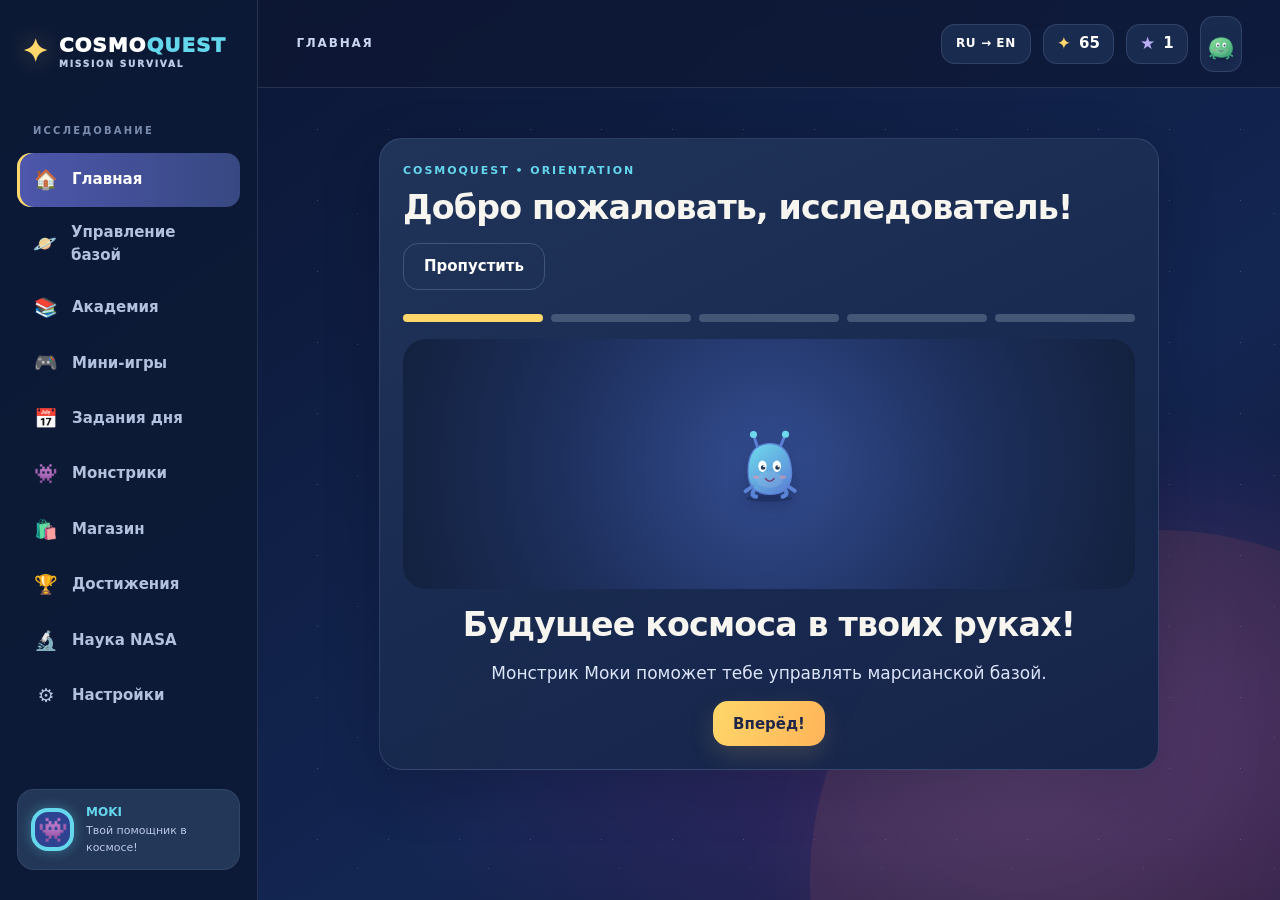
<file: index.html>
<!DOCTYPE html>
<html lang="ru">
<head>
  <meta charset="UTF-8">
  <meta name="viewport" content="width=device-width,initial-scale=1,viewport-fit=cover">
  <meta name="theme-color" content="#0B1533">
  <meta name="description" content="COSMOQUEST — интерактивная 2D космическая игра для детей: управляй марсианской базой, учись, играй и исследуй науку NASA.">
  <title>COSMOQUEST — Mission Survival</title>
  <link rel="stylesheet" href="styles.css">
  <script src="app.js" defer></script>
</head>
<body>
  <div class="space-decor" aria-hidden="true"><div class="starfield s1"></div><div class="starfield s2"></div><div class="planet-bg"></div></div>
  <div class="shell">
    <aside class="sidebar" id="sidebar" aria-label="Main navigation">
      <button type="button" class="brand" data-nav="home" aria-label="COSMOQUEST Home"><span class="brand-symbol">✦</span><span>COSMO<span class="brand-tail">QUEST</span><small>MISSION SURVIVAL</small></span></button>
      <div class="sidebar-group"><span class="nav-title" data-i18n="nav.explore">ИССЛЕДОВАНИЕ</span><nav id="main-nav"></nav></div>
      <div class="sidebar-footer"><div class="robot-mini" aria-hidden="true">👾</div><div><strong id="nav-helper-name">MOKI</strong><small id="nav-tip">Твой помощник в космосе!</small></div></div>
    </aside>
    <div class="workspace">
      <header class="topbar">
        <div class="mobile-brand"><span class="brand-symbol">✦</span><strong>COSMOQUEST</strong></div>
        <div class="top-location" id="top-location">КОСМИЧЕСКИЙ ЦЕНТР</div>
        <div class="top-actions">
          <button class="language-toggle" id="lang-button" type="button" aria-label="Switch language">RU <span>↔</span> EN</button>
          <div class="top-stat" title="Cosmo Coins"><span class="stat-icon gold">✦</span><b id="top-coins">0</b></div>
          <div class="top-stat level-stat"><span class="stat-icon purple">★</span><b id="top-level">1</b></div>
          <button type="button" class="avatar-top" id="top-avatar" data-nav="avatar" aria-label="Monster profile">👾</button>
        </div>
      </header>
      <main class="main-stage" id="main" tabindex="-1"><noscript>Для игры нужно включить JavaScript. JavaScript is required to play.</noscript></main>
    </div>
  </div>
  <nav class="bottom-nav" id="bottom-nav" aria-label="Mobile navigation"></nav>
  <div id="toast" class="toast-region" role="status" aria-live="polite" aria-atomic="true"></div>
  <div id="modal" class="modal-root"></div>
</body>
</html>
</file>
<file: styles.css>
:root{--bg:#0b1533;--bg2:#132757;--card:#18294b;--card2:#203558;--nav:#111e3c;--purple:#7869da;--yellow:#ffd76a;--orange:#f38a63;--cyan:#65d7ec;--green:#65d9a2;--pink:#ff9cb9;--text:#f7f5ef;--muted:#bbc8e6;--border:rgba(187,203,245,.14);--shadow:0 18px 56px rgba(1,7,24,.22);--r:23px;--font:system-ui,-apple-system,'Segoe UI',Arial,sans-serif}
*{box-sizing:border-box}html{min-width:320px;scroll-behavior:smooth}body{margin:0;background:var(--bg);color:var(--text);font-family:var(--font);font-size:15px;line-height:1.55;overflow-x:hidden}button,input,select,textarea{font:inherit}button{cursor:pointer}button:disabled{cursor:not-allowed;opacity:.52}a{color:var(--cyan)}button:focus-visible,input:focus-visible,select:focus-visible,a:focus-visible,[tabindex]:focus-visible{outline:3px solid var(--yellow);outline-offset:3px}p{margin:0 0 12px}h1,h2,h3,h4{margin:0;line-height:1.17;letter-spacing:-.025em}h1{font-size:clamp(31px,4vw,55px);font-weight:900}h2{font-size:clamp(24px,2.6vw,34px)}h3{font-size:20px}small,.small{font-size:12px}svg{max-width:100%}img{max-width:100%}hr{border:0;border-top:1px solid var(--border);margin:20px 0}.muted{color:var(--muted)}.eyebrow{font-size:11px;font-weight:850;letter-spacing:.18em;text-transform:uppercase;color:var(--cyan);margin-bottom:10px}.lead{font-size:17px;color:#dce5fb;max-width:600px}.space-decor{position:fixed;inset:0;z-index:-1;overflow:hidden;pointer-events:none;background:radial-gradient(ellipse 60% 43% at 82% 83%,#3c2a6d 0,transparent 88%),linear-gradient(145deg,#0a1431,#132652 65%,#141735)}.starfield{position:absolute;inset:-100%;background-image:radial-gradient(#dbeaff .8px,transparent 1px);background-size:71px 71px;opacity:.22;animation:drift 115s linear infinite}.s2{background-size:131px 131px;opacity:.17;animation-duration:160s;animation-direction:reverse}.planet-bg{position:absolute;bottom:-330px;right:-230px;width:700px;height:700px;border-radius:50%;background:radial-gradient(circle at 30% 27%,#efac7f,#b75c56 36%,#662f52 67%,#401e3c 80%);opacity:.17;box-shadow:0 0 90px #f38a6348}.shell{min-height:100vh;display:grid;grid-template-columns:258px minmax(0,1fr);max-width:1900px;margin:auto}.sidebar{background:rgba(13,26,54,.93);border-right:1px solid var(--border);padding:30px 17px;display:flex;flex-direction:column;gap:48px;min-height:100vh;position:sticky;top:0;height:100vh;overflow-y:auto}.brand{display:flex;align-items:center;gap:10px;padding:5px;background:none;border:0;color:white;text-align:left;font-weight:1000;line-height:1.02;letter-spacing:.045em;font-size:20px}.brand-symbol{font-size:31px;color:var(--yellow);filter:drop-shadow(0 0 12px #ffd76a5e)}.brand-tail{color:var(--cyan)}.brand small{display:block;letter-spacing:.2em;font-size:9px;color:var(--muted);margin-top:5px}.nav-title{display:block;color:#798cae;font-size:10px;font-weight:800;letter-spacing:.22em;padding:0 16px;margin:0 0 15px}.nav-button{border:0;background:transparent;color:#b2c1dd;display:flex;align-items:center;gap:13px;width:100%;text-align:left;padding:12px 16px;border-radius:14px;font-weight:700;margin:2px 0;transition:.2s}.nav-button .nav-emoji{font-size:19px;width:26px;text-align:center}.nav-button:hover{background:#22385f;color:white}.nav-button.active{background:linear-gradient(90deg,#4e57ac,#374881);color:white;box-shadow:inset 3px 0 var(--yellow)}.sidebar-footer{margin-top:auto;display:flex;gap:12px;align-items:center;background:#233758;border:1px solid #53638a55;border-radius:17px;padding:13px}.sidebar-footer strong{font-size:12px;color:var(--cyan);display:block}.sidebar-footer small{font-size:11px;display:block;color:var(--muted)}.robot-mini{width:43px;height:43px;flex:0 0 43px;border:4px solid var(--cyan);display:grid;place-items:center;border-radius:17px;background:#2d4291;color:#bfefff;font-size:24px;box-shadow:0 0 13px #65d7ec5c}.workspace{min-width:0}.topbar{height:88px;padding:0 clamp(21px,3vw,48px);display:flex;align-items:center;justify-content:space-between;gap:18px;border-bottom:1px solid var(--border);background:rgba(14,24,51,.65);backdrop-filter:blur(12px);position:sticky;top:0;z-index:10}.top-location{font-size:12px;letter-spacing:.15em;font-weight:850;color:#c9d6f0}.top-actions{display:flex;align-items:center;gap:12px}.language-toggle,.top-stat,.avatar-top{border:1px solid var(--border);background:#1a2b50;color:#fff;min-height:40px;border-radius:14px}.language-toggle{padding:0 14px;font-size:12px;font-weight:900;letter-spacing:.05em}.language-toggle span{color:var(--yellow);padding:0 5px}.top-stat{display:flex;align-items:center;gap:8px;padding:0 13px;font-variant-numeric:tabular-nums}.stat-icon{font-size:17px}.gold{color:var(--yellow)}.purple{color:#bbacf6}.avatar-top{width:42px;font-size:22px}.mobile-brand,.bottom-nav{display:none}.main-stage{width:min(100%,1380px);margin:0 auto;padding:clamp(22px,3vw,44px);min-height:calc(100vh - 88px)}.section-head{display:flex;justify-content:space-between;align-items:end;gap:15px;flex-wrap:wrap;margin-bottom:24px}.section-head p{color:var(--muted);margin:6px 0 0}.kicker{font-size:11px;letter-spacing:.14em;font-weight:900;text-transform:uppercase;color:var(--cyan);margin-bottom:7px}.btn{border:0;display:inline-flex;align-items:center;justify-content:center;gap:9px;border-radius:15px;padding:13px 20px;font-weight:850;min-height:45px;line-height:1.25;color:#fff;transition:transform .18s,filter .18s,background .18s;text-decoration:none}.btn:hover:not(:disabled){transform:translateY(-2px);filter:brightness(1.1)}.btn:active:not(:disabled){transform:scale(.98)}.btn-primary{background:linear-gradient(110deg,#ffd76a,#ffb459);color:#202648;box-shadow:0 9px 25px #ffd76a26}.btn-cyan{background:linear-gradient(120deg,#67dcef,#43a8dd);color:#092743}.btn-purple{background:linear-gradient(120deg,#776adc,#555db5)}.btn-outline{background:#23385e;color:white;border:1px solid #52668e}.btn-ghost{background:transparent;border:1px solid #687ca077}.btn-danger{background:#8d3c5d}.btn-small{padding:9px 14px;min-height:38px;font-size:13px;border-radius:11px}.btn-wide{width:100%}.btn-row{display:flex;gap:10px;flex-wrap:wrap}.card{background:linear-gradient(155deg,rgba(34,53,91,.95),rgba(19,35,71,.96));border:1px solid var(--border);border-radius:var(--r);box-shadow:var(--shadow);padding:23px;min-width:0}.card.flat{box-shadow:none}.card-hl{background:linear-gradient(135deg,#2c4175,#1a355c 68%,#1b5272);border-color:#687eb43c}.card-label{font-size:11px;font-weight:900;letter-spacing:.12em;text-transform:uppercase;color:var(--cyan)}.card h3{margin:6px 0 11px}.grid{display:grid;gap:18px}.grid-2{grid-template-columns:repeat(2,minmax(0,1fr))}.grid-3{grid-template-columns:repeat(3,minmax(0,1fr))}.grid-4{grid-template-columns:repeat(4,minmax(0,1fr))}.flex{display:flex;gap:12px;align-items:center}.between{justify-content:space-between}.wrap{flex-wrap:wrap}.grow{flex:1}.stats-strip{display:grid;grid-template-columns:repeat(3,minmax(0,1fr));gap:12px}.resource{background:#142644;border:1px solid #59749d55;padding:13px;border-radius:17px}.resource-head{display:flex;gap:7px;align-items:center;justify-content:space-between;margin-bottom:8px;font-size:12px;font-weight:800}.progress{height:10px;background:#0c1732;border-radius:100px;overflow:hidden;border:1px solid #61749d45}.progress>i{display:block;height:100%;width:var(--pct,0%);border-radius:100px;background:var(--fill,var(--green));transition:width .5s}.energy{--fill:var(--yellow)}.oxygen{--fill:var(--cyan)}.safety{--fill:var(--green)}.chip{display:inline-flex;align-items:center;gap:6px;border:1px solid #6273996b;border-radius:100px;padding:5px 11px;font-size:11px;font-weight:900;background:#1e3154}.chip.blue{border-color:#65d7ec55;color:#9aeaff}.chip.gold{border-color:#ffd76a55;color:#ffe5a1}.chip.green{border-color:#65d9a255;color:#a8f5d0}.chip.pink{border-color:#ff9cb955;color:#ffb8cc}.micro{font-size:11px;color:#aebfe1}.hero{display:grid;grid-template-columns:1fr minmax(330px,1.06fr);gap:14px;align-items:center;background:linear-gradient(115deg,rgba(30,49,95,.98),rgba(29,47,87,.92) 61%,rgba(61,57,127,.7));border:1px solid #8690c735;border-radius:30px;padding:clamp(24px,3.5vw,42px);min-height:450px;position:relative;overflow:hidden}.hero:before{content:'';position:absolute;border-radius:50%;width:470px;height:470px;right:-110px;bottom:-300px;background:radial-gradient(circle at 30% 25%,#c9816a,#ab4d55,#6a345b);opacity:.45}.hero-copy{position:relative;z-index:1}.hero h1 span{color:var(--yellow)}.hero .lead{margin:18px 0 25px}.hero-art{position:relative;min-height:340px;display:grid;place-items:center}.mars-scene{position:relative;width:100%;max-width:645px;min-height:280px;overflow:hidden;border-radius:23px;background:radial-gradient(circle at 18% 20%,#374b8f 0,transparent 38%),linear-gradient(180deg,#101a3b,#273568 65%,#6d455e 66%,#9c5b56 100%)}.mars-scene svg{width:100%;height:auto;display:block;overflow:visible}.mars-scene.compact{min-height:220px}.scene-hit{cursor:pointer;transition:filter .2s}.scene-hit:hover{filter:drop-shadow(0 0 10px #fff8b7)}.home-scene{width:100%;transform:translateY(13px);filter:drop-shadow(0 14px 16px #0b122660)}.home-side{display:grid;grid-template-columns:1.35fr .85fr .85fr;gap:15px;margin-top:18px}.home-side .card{min-height:152px}.home-side .card p{color:var(--muted)}.orbit-portrait{width:75px;height:75px;flex:0 0 75px;animation:float 4s ease-in-out infinite}.orbit-message{display:flex;align-items:center;gap:15px;background:#263c67;border:1px solid #78bfd955;border-radius:17px;padding:17px;margin:17px 0}.orbit-message p{margin:0}.orbit-message strong{color:var(--cyan);display:block;font-size:12px;letter-spacing:.1em;margin-bottom:4px}.info-panel{background:#112442;border:1px solid #69809c4b;border-radius:15px;padding:13px 16px;font-size:13px}.choice-card{width:100%;text-align:left;border:1px solid #657caa70;background:#1b3056;color:var(--text);border-radius:17px;padding:17px;transition:.2s;display:flex;align-items:start;justify-content:space-between;gap:10px}.choice-card:hover:not(:disabled),.choice-card.selected{border-color:var(--cyan);background:#284a73}.choice-card strong{font-size:15px}.choice-card small{display:block;color:#c9d5ee;margin:6px 0}.choice-card.selected{box-shadow:inset 0 0 0 1px var(--cyan)}.delta-list{display:flex;gap:7px;flex-wrap:wrap;justify-content:flex-end}.delta{font-size:11px;font-weight:900;border-radius:8px;padding:3px 7px;background:#142344;white-space:nowrap}.delta.plus{color:#8de7b6}.delta.minus{color:#ffb9ae}.mission-layout{display:grid;grid-template-columns:minmax(0,1.2fr) minmax(320px,.9fr);gap:20px}.mission-layout>.card{align-self:start}.timeline{display:flex;gap:8px;margin-bottom:15px}.timeline .sol{flex:1;height:8px;background:#445777;border-radius:20px}.timeline .sol.current{background:var(--yellow)}.timeline .sol.done{background:var(--green)}.sol-tag{display:inline-flex;padding:8px 13px;border-radius:10px;background:#263f71;font-weight:900;color:var(--yellow);margin-bottom:15px}.option-grid{display:grid;gap:9px}.scenario-title{margin:5px 0 13px}.mission-summary .big-number{font-size:42px;color:var(--yellow);font-weight:900}.results-hero{text-align:center;padding:42px 25px}.results-hero .result-emoji{font-size:72px;display:block;margin-bottom:15px}.academy-modules{display:grid;grid-template-columns:repeat(2,minmax(0,1fr));gap:16px}.module-card{padding:21px;overflow:hidden}.module-icon{font-size:34px;display:inline-grid;place-items:center;width:68px;height:68px;border-radius:22px;background:#4157a3;margin-bottom:15px}.lesson-nodes{display:flex;flex-wrap:wrap;gap:8px;margin-top:16px}.lesson-node{width:43px;height:43px;border-radius:50%;background:#243d68;color:#c6daf1;border:1px solid #62769d;display:grid;place-items:center;font-weight:900}.lesson-node.done{background:#277967;color:#e5fff1;border-color:#76e1b2}.lesson-node:hover{transform:scale(1.08)}.lesson-visual{font-size:84px;text-align:center;background:linear-gradient(135deg,#314f91,#3d3e7f);padding:26px;border-radius:25px;margin:16px 0;animation:float 5s ease-in-out infinite}.lesson-option{display:block;width:100%;margin:7px 0}.lesson-option.correct{border-color:#72e2ae;background:#295b56}.lesson-option.wrong{border-color:#ff9b9b;background:#683e59}.vocab-list{display:grid;grid-template-columns:repeat(3,minmax(0,1fr));gap:12px}.vocab-item{background:#1e345c;border:1px solid var(--border);border-radius:15px;padding:15px;min-height:110px;display:flex;gap:10px}.vocab-icon{font-size:29px}.vocab-list strong{display:block}.vocab-list small{display:block;color:#bed0eb}.tablist{display:flex;gap:8px;overflow-x:auto;padding-bottom:6px;margin:15px 0}.tab{white-space:nowrap;background:#1b3055;border:1px solid var(--border);padding:9px 14px;color:#bdcbe9;border-radius:12px;font-weight:800}.tab.active{background:#4756ae;color:white;border-color:#8197ee}.flashcard{min-height:250px;display:grid;place-items:center;background:linear-gradient(135deg,#314a88,#514c9c);border:2px solid #7b92b6;border-radius:25px;padding:35px;text-align:center;cursor:pointer}.flashcard .word{font-size:38px;font-weight:900}.flashcard .hint{color:#e0ddff;margin-top:16px}.game-grid{grid-template-columns:repeat(3,minmax(0,1fr))}.game-card{display:flex;flex-direction:column;min-height:245px}.game-icon{font-size:51px;margin-bottom:12px}.game-card p{color:var(--muted);flex:1}.game-shell{width:min(100%,780px);margin:0 auto}.answer-field{width:100%;padding:16px 18px;background:#101f3b;color:#fff;border:2px solid #53668c;border-radius:14px;outline:0}.answer-field:focus{border-color:var(--cyan)}.game-feedback{margin:16px 0;padding:16px;background:#253f61;border-left:4px solid var(--cyan);border-radius:10px}.answer-options{display:grid;gap:9px;margin:17px 0}.answer-options button{min-height:54px}.game-counter{margin-bottom:15px;display:flex;justify-content:space-between;gap:8px;align-items:center;font-weight:800}.timer-track{height:9px;border-radius:100px;background:#142345;margin:9px 0 17px;overflow:hidden}.timer-track i{height:100%;display:block;background:linear-gradient(90deg,var(--orange),var(--yellow));transition:width .3s}.game-summary-box{padding:30px;text-align:center}.sortable-stage{display:flex;gap:11px;flex-wrap:wrap;min-height:120px;margin:18px 0}.sort-chip{background:#2d477c;border:1px solid #6f8bb3;border-radius:15px;padding:12px 15px;color:#fff;font-weight:850}.sort-chip.used{opacity:.42}.sequence-step{padding:13px;background:#183c4b;border:1px solid #64d7ec80;border-radius:13px}.power-control{display:grid;grid-template-columns:160px 1fr 48px;gap:15px;align-items:center;padding:13px 0;border-bottom:1px solid var(--border)}input[type=range]{width:100%;accent-color:var(--yellow)}.shop-grid{grid-template-columns:repeat(3,minmax(0,1fr))}.shop-item{min-height:225px;display:flex;flex-direction:column}.shop-item .product-icon{font-size:51px;padding:15px;text-align:center;background:#1e3764;border-radius:16px;margin-bottom:11px}.shop-item .btn{margin-top:auto}.shop-item p{color:var(--muted);margin-bottom:16px}.profile-layout{display:grid;grid-template-columns:minmax(260px,.85fr) minmax(0,1.3fr);gap:20px}.avatar-stage{display:grid;place-items:center;min-height:420px;background:radial-gradient(circle at 50% 70%,#4c6ea1,#263d70 45%,#18244a 75%);border:1px solid #6b80ad80;border-radius:22px;overflow:hidden}.avatar-stage svg{width:220px;filter:drop-shadow(0 17px 16px #0b1b34)}.avatar-item-row{display:flex;gap:7px;flex-wrap:wrap;margin:10px 0 19px}.avatar-option{display:flex;align-items:center;justify-content:center;min-width:49px;min-height:47px;padding:8px;background:#263959;border:2px solid #566789;border-radius:12px;color:white;font-size:22px}.avatar-option.active{border-color:var(--yellow);background:#445d8b}.avatar-option.locked{opacity:.64}.daily-grid{grid-template-columns:repeat(3,minmax(0,1fr))}.daily-card{display:flex;flex-direction:column;min-height:235px}.daily-card .btn{margin-top:auto}.daily-card .reward{font-size:17px;color:var(--yellow);font-weight:900;margin:10px 0}.ach-grid{display:grid;grid-template-columns:repeat(3,minmax(0,1fr));gap:14px}.ach-item{display:flex;align-items:center;gap:14px;min-height:116px}.ach-item .ach-icon{font-size:34px;filter:grayscale(1);opacity:.6}.ach-item.done .ach-icon{filter:none;opacity:1}.ach-item:not(.done){opacity:.75}.science-list{display:grid;grid-template-columns:repeat(2,minmax(0,1fr));gap:16px}.science-art{font-size:52px;display:grid;place-items:center;min-height:100px;border-radius:14px;background:linear-gradient(120deg,#2e447d,#594a90);margin-bottom:12px}.science-card{display:flex;flex-direction:column}.science-card p{color:#d4dff5}.science-card .btn{margin-top:auto}.settings-grid{display:grid;grid-template-columns:repeat(2,minmax(0,1fr));gap:18px}.setting-row{display:flex;align-items:center;justify-content:space-between;gap:12px;padding:13px 0;border-bottom:1px solid var(--border)}.setting-row:last-child{border-bottom:0}.setting-row select{background:#243e6c;color:white;border:1px solid #6b82ad;border-radius:10px;padding:8px;min-width:119px;max-width:50%}.setting-row label{font-weight:650}.setting-row input[type=checkbox]{width:21px;height:21px;accent-color:#7e73d7}.file-btn{position:relative;overflow:hidden}.file-btn input{position:absolute;inset:0;opacity:0;cursor:pointer}.modal-root{position:fixed;inset:0;z-index:99;pointer-events:none}.modal-root:not(:empty){pointer-events:auto;background:#020818be;backdrop-filter:blur(7px);display:grid;place-items:center;padding:20px}.modal{max-width:570px;width:100%;max-height:min(85vh,850px);overflow-y:auto;border:1px solid #7c90c2;border-radius:27px;background:#172a4d;padding:29px;box-shadow:0 30px 120px #0009}.modal .close{float:right;margin:-7px -9px 4px 15px;border:0;background:#33466e;color:white;width:38px;height:38px;border-radius:12px}.toast-region{position:fixed;bottom:24px;right:24px;max-width:min(400px,calc(100vw - 30px));z-index:110;pointer-events:none}.toast{background:#2c4b6a;border:1px solid #80c7bb;color:white;border-radius:14px;padding:13px 18px;box-shadow:0 9px 25px #0008;animation:toast-in .25s ease-out}.empty{min-height:160px;display:grid;place-items:center;text-align:center;color:var(--muted)}.hidden{display:none!important}.center{text-align:center}.space-between{justify-content:space-between}.large{font-size:32px}.onboarding{max-width:780px;margin:12px auto}.onboard-art{display:grid;place-items:center;min-height:250px;background:radial-gradient(circle at 50% 50%,#334d91,#1d2f5c 55%,#13213e);border-radius:23px;margin:17px 0}.onboard-art svg{width:165px}.input-label{display:block;font-weight:750;margin:11px 0 5px}.notice{border:1px solid #5bbfd65f;background:#173b59;border-radius:12px;padding:12px 15px;margin:15px 0;font-size:13px}.accent{color:var(--yellow)}.stat-big{font-size:38px;font-weight:900;color:var(--yellow)}.mission-tile{background:#172e50;border-radius:15px;padding:14px;border:1px solid #5175a255}.mission-tile h4{margin:8px 0}.level-progress{height:7px;background:#203356;border-radius:10px;overflow:hidden;margin-top:12px}.level-progress i{height:100%;background:var(--purple);display:block}body.large-text{font-size:18px}body.high-contrast{--muted:#e3ecff;--border:#94bdf3a8;--card:#233960}body.reduce-motion *,body.reduce-motion *:before,body.reduce-motion *:after{animation:none!important;transition:none!important;scroll-behavior:auto!important}@keyframes drift{to{transform:translate(170px,190px)}}@keyframes float{0%,100%{transform:translateY(0)}50%{transform:translateY(-9px)}}@keyframes toast-in{from{opacity:0;transform:translateY(12px)}to{opacity:1;transform:translateY(0)}}
@media(max-width:1190px){.shell{grid-template-columns:224px minmax(0,1fr)}.sidebar{padding-left:12px;padding-right:12px}.main-stage{padding:24px}.hero{grid-template-columns:1fr 1fr}.home-side{grid-template-columns:1fr 1fr}.home-side .card:first-child{grid-column:span 2}.game-grid,.shop-grid,.ach-grid{grid-template-columns:repeat(2,minmax(0,1fr))}.mission-layout{grid-template-columns:1fr}}
@media(max-width:800px){.shell{display:block}.sidebar{display:none}.topbar{height:68px;padding:0 17px}.top-location{display:none}.mobile-brand{display:flex;align-items:center;gap:8px;font-weight:900;font-size:15px}.mobile-brand .brand-symbol{font-size:23px}.main-stage{padding:17px 14px 106px;min-height:calc(100vh - 68px)}.bottom-nav{position:fixed;display:flex;bottom:0;left:0;right:0;height:78px;background:#0e1b3bf2;backdrop-filter:blur(15px);z-index:21;border-top:1px solid #53638a78;padding:7px 3px max(7px,env(safe-area-inset-bottom));gap:1px;justify-content:space-around}.bottom-nav button{flex:1;border:0;background:transparent;color:#bdc9e4;display:grid;place-items:center;align-content:center;gap:1px;font-size:10px;font-weight:700;border-radius:10px;min-width:0}.bottom-nav button .nav-emoji{font-size:21px}.bottom-nav button.active{color:var(--yellow);background:#25375b}.hero{grid-template-columns:1fr;min-height:0;padding:26px 23px}.hero-art{min-height:230px;order:-1}.home-scene{max-height:310px}.hero-copy{padding:0 5px 5px}.hero h1{font-size:33px}.stats-strip{grid-template-columns:repeat(3,minmax(0,1fr))}.home-side,.science-list,.settings-grid,.academy-modules,.profile-layout{grid-template-columns:1fr}.home-side .card:first-child{grid-column:auto}.mission-layout{grid-template-columns:1fr}.vocab-list{grid-template-columns:repeat(2,minmax(0,1fr))}.modal-root:not(:empty){align-items:end;padding:8px}.modal{max-height:90vh;padding:23px;border-radius:23px}}
@media(max-width:520px){.top-actions{gap:5px}.top-stat{padding:0 7px;gap:4px}.language-toggle{padding:0 8px}.level-stat{display:none}.hero h1{font-size:30px}.hero-art{min-height:210px}.grid-2,.grid-3,.grid-4,.game-grid,.shop-grid,.daily-grid,.ach-grid,.vocab-list{grid-template-columns:1fr}.stats-strip{gap:5px}.resource{padding:9px}.resource-head{font-size:11px}.resource-head .long-label{display:none}.btn-row .btn{flex:1}.section-head{align-items:start}.card{padding:18px}.choice-card{display:block}.delta-list{justify-content:flex-start;margin-top:10px}.power-control{grid-template-columns:1fr 2fr 37px;gap:8px}.ach-item{min-height:95px}.lesson-visual{font-size:60px}}
@media(prefers-reduced-motion:reduce){*,*:before,*:after{animation:none!important;transition:none!important;scroll-behavior:auto!important}}

/* Collectible monster characters */
.monster-svg{display:block;width:100%;height:auto;overflow:visible;filter:drop-shadow(0 8px 9px #0b143b55)}
.orbit-portrait{display:flex;align-items:center;justify-content:center}
.orbit-portrait .monster-svg{width:75px;max-height:80px}
.monster-grid{display:grid;grid-template-columns:repeat(auto-fill,minmax(125px,1fr));gap:12px;margin-top:20px}
.monster-grid.compact{grid-template-columns:repeat(2,minmax(0,1fr));margin:0 0 16px}
.monster-option{display:grid;justify-items:center;align-content:space-between;gap:4px;min-height:160px;background:#1c3157;color:#f7fbff;border:2px solid #536c9a;border-radius:18px;padding:9px 7px;cursor:pointer;transition:transform .2s,border-color .2s}
.monster-option:hover{transform:translateY(-3px);border-color:#87dff0}
.monster-option:focus-visible{outline:3px solid #ffd76a;outline-offset:2px}
.monster-option.active{border-color:#ffd76a;background:#314877}
.monster-option.locked{opacity:.75}
.monster-option svg{width:100px;max-height:115px}
.monster-option strong{font-size:14px}.monster-option small{font-size:11px;color:#d8e3ff}
.monster-product .product-icon{min-height:163px;display:grid;place-items:center;padding:7px}
.monster-product .product-icon svg{width:135px;max-height:150px}
.avatar-top{overflow:hidden;display:grid;place-items:center}
.avatar-top .monster-svg{width:48px;height:52px;transform:scale(1.13)}
@media(max-width:580px){.monster-grid{grid-template-columns:repeat(2,minmax(0,1fr));gap:9px}.monster-product .product-icon svg{width:100px}.monster-option{min-height:135px}.monster-option svg{width:80px;max-height:93px}}
@media(prefers-reduced-motion:reduce){.monster-option{transition:none}}

/* Academy v4: single-language concepts and integrated module final */
.lesson-node.final-node{background:linear-gradient(140deg,#744fa0,#3f4c8e);border:2px solid #c7b3ff;color:#fff;font-size:21px}
.lesson-node.final-node.done{background:linear-gradient(140deg,#285d60,#23634e);border-color:var(--green)}
.lesson-node.final-node:disabled{background:#202e4b;border-color:#536080;color:#8d9bb8;opacity:.63}
.final-card{max-width:1000px;margin:0 auto}
.final-illustration{font-size:clamp(27px,4vw,44px);padding:15px;margin-bottom:16px;text-align:center;background:linear-gradient(130deg,#334e86,#514583);border-radius:17px}
.final-match-grid{display:grid;gap:11px;margin-top:18px}
.final-match-row{display:grid;grid-template-columns:minmax(0,1.4fr) minmax(190px,.8fr);align-items:center;gap:13px;background:#182d50;border:1px solid #667ca066;border-radius:15px;padding:12px 14px}
.final-definition{display:flex;align-items:center;gap:11px;min-width:0;line-height:1.45}
.final-count{border-radius:50%;background:#314b7e;color:var(--cyan);font-weight:900;display:grid;place-items:center;width:33px;height:33px;min-width:33px}
.final-select{max-width:100%;width:100%;padding:12px 9px;background:#243e6c;border:1px solid #88a6cd;border-radius:11px;color:#fff;min-height:46px}
.science-title-link{background:transparent;border:0;padding:0;color:inherit;text-align:left;font-size:inherit;font-weight:inherit;letter-spacing:inherit;line-height:inherit;cursor:pointer}
.science-title-link:hover{text-decoration:underline;text-decoration-color:var(--cyan)}
@media(max-width:650px){.final-match-row{grid-template-columns:1fr;gap:9px}.final-illustration{font-size:24px}.final-count{width:29px;height:29px;min-width:29px}}

/* Academy v5: five-stage learning path */
.academy-lesson{display:grid;gap:16px}.lesson-top{display:flex;justify-content:space-between;align-items:center;gap:12px}.lesson-step-label{font-size:13px;font-weight:850;letter-spacing:.035em;color:#bdeaf6}.lesson-progress{height:12px;margin-top:-8px}.lesson-progress i{background:linear-gradient(90deg,#63d4df,#ffd76a)}.lesson-step-dots{display:flex;gap:9px;justify-content:center;margin:0 0 3px}.lesson-step-dots span{width:32px;height:32px;border-radius:50%;border:1px solid #62799e;display:grid;place-items:center;font-size:13px;background:#1b3156}.lesson-step-dots span.visited{background:#2c5980;border-color:#6fdaf1}.lesson-step-dots span.current{background:#ffd76a;color:#132757;border-color:#ffd76a;font-weight:900}.lesson-context{background:#223c65;border:1px solid #607fa3;border-radius:17px;padding:14px 18px;display:flex;align-items:center;gap:15px}.lesson-context span{font-size:36px}.lesson-context p{font-size:18px;line-height:1.55;margin:0}.lesson-feedback{border:1px solid #527897;background:#1d3b5e;border-radius:16px;padding:15px 18px}.lesson-feedback.is-good{border-color:#64c69f;background:#204f48}.lesson-feedback.is-try{border-color:#f0bd68;background:#58412e}.lesson-feedback strong{font-size:20px}.lesson-feedback p{margin:7px 0 0}.lesson-gap-form{display:grid;gap:10px;max-width:560px}.lesson-gap-form label{font-weight:700}.lesson-gap-form .answer-field{max-width:100%}.lesson-gap-form button{justify-self:start}.blank{display:inline-block;color:#ffd76a;letter-spacing:2px;font-weight:900}.lesson-wrong{border-color:#f0bd68;background:#3b3451}.lesson-review-label{display:block;margin:15px 0 8px}.due-list{display:grid;gap:10px;margin:16px 0}.due-item{display:flex;align-items:center;justify-content:space-between;gap:12px;border:1px solid #45638a;padding:12px;border-radius:12px;background:#223a60}.due-item span{min-width:0}.academy-lesson .btn{min-height:46px}.academy-lesson h3{line-height:1.35}.academy-lesson .lead{line-height:1.55}.academy-lesson .answer-options{margin-top:16px}@media(max-width:530px){.lesson-context{align-items:start;padding:12px}.lesson-context p{font-size:15px}.lesson-step-label{font-size:11px}.lesson-step-dots span{width:29px;height:29px}.academy-lesson .lesson-visual{max-height:150px}}

.lesson-diagram{padding:18px 14px 11px;border-radius:18px;background:linear-gradient(125deg,#34548b,#4c4385);border:1px solid #7684b488}.diagram-flow{display:flex;align-items:center;justify-content:center;gap:10px}.diagram-node{display:grid;justify-items:center;gap:5px;min-width:0;flex:1}.diagram-node span{font-size:clamp(30px,5vw,56px);line-height:1.2}.diagram-node small{font-size:clamp(10px,1.2vw,13px);font-weight:850;text-align:center;color:#f3f7ff}.diagram-arrow{font-size:24px;font-weight:bold;color:#ffe3a5}.diagram-caption{text-align:center;font-size:11px;color:#d8e3f7;margin-top:11px}@media(max-width:530px){.lesson-diagram{padding:12px 7px}.diagram-flow{gap:4px}.diagram-arrow{font-size:17px}}

/* v7: substantive, clearly differentiated details and mission log */
.monster-compare{display:grid;grid-template-columns:repeat(2,minmax(0,1fr));gap:12px;margin:16px 0}
.compare-avatar{display:flex;flex-direction:column;align-items:center;justify-content:center;gap:7px;min-width:0;padding:12px 8px;background:linear-gradient(150deg,#2b4577,#202e56);border:1px solid #627da777;border-radius:17px}
.compare-avatar svg{width:100%;max-width:140px;height:150px;filter:drop-shadow(0 12px 10px #09173355)}
.science-more{text-align:left;margin-top:18px;display:grid;gap:7px}
.science-more h3{font-size:16px;letter-spacing:0;margin:11px 0 0;color:#ffe2a1}
.science-more p{margin:0;color:#d6e5fc;line-height:1.6}
.report-history{background:linear-gradient(145deg,#1c345a,#162a4b)}
.report-history h3{margin-bottom:12px}
.report-timeline{display:grid;gap:10px;margin-top:15px}
.report-entry{border:1px solid #6481a566;border-radius:13px;background:#1b3154;padding:14px}
.report-entry strong{font-size:14px}
.report-entry p{margin-top:7px;margin-bottom:9px}
.report-entry .delta-list{justify-content:flex-start}
.report-deltas{margin-top:10px}
@media(max-width:390px){.monster-compare{gap:8px}.compare-avatar{padding:10px 5px}.compare-avatar svg{height:128px}.science-more h3{font-size:15px}}
</file>
